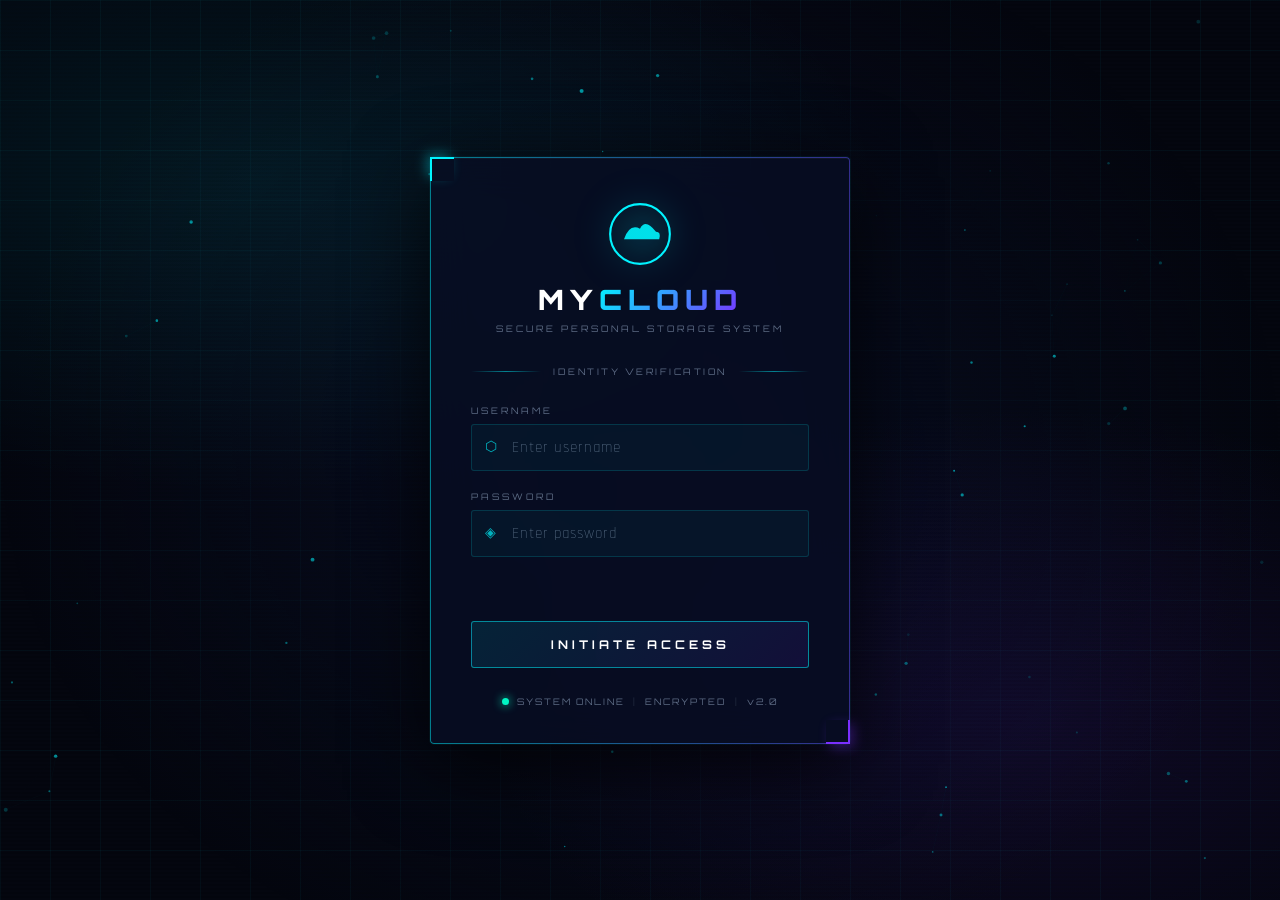
<file: index.html>
<!DOCTYPE html>
<html lang="en">
<head>
  <meta charset="UTF-8" />
  <meta name="viewport" content="width=device-width, initial-scale=1.0"/>
  <title>MyCloud — Enter</title>
  <link rel="stylesheet" href="style.css" />
  <link href="https://fonts.googleapis.com/css2?family=Orbitron:wght@400;700;900&family=Rajdhani:wght@300;400;600&display=swap" rel="stylesheet"/>
</head>
<body class="login-page">

  <!-- Animated background grid -->
  <div class="bg-grid"></div>
  <div class="bg-glow"></div>
  <canvas id="particles"></canvas>

  <!-- Scanline overlay -->
  <div class="scanlines"></div>

  <div class="login-wrapper">
    <div class="login-card">
      <div class="card-border-anim"></div>

      <div class="logo-section">
        <div class="logo-icon">
          <svg viewBox="0 0 60 60" fill="none" xmlns="http://www.w3.org/2000/svg">
            <circle cx="30" cy="30" r="28" stroke="url(#lg1)" stroke-width="2"/>
            <path d="M15 35 Q20 20 30 25 Q35 15 45 28 Q50 28 48 35 Z" fill="url(#lg2)" opacity="0.9"/>
            <defs>
              <linearGradient id="lg1" x1="0" y1="0" x2="60" y2="60">
                <stop offset="0%" stop-color="#00f5ff"/>
                <stop offset="100%" stop-color="#7b2fff"/>
              </linearGradient>
              <linearGradient id="lg2" x1="15" y1="15" x2="48" y2="40">
                <stop offset="0%" stop-color="#00f5ff"/>
                <stop offset="100%" stop-color="#7b2fff"/>
              </linearGradient>
            </defs>
          </svg>
        </div>
        <h1 class="logo-text">MY<span>CLOUD</span></h1>
        <p class="logo-sub">SECURE PERSONAL STORAGE SYSTEM</p>
      </div>

      <div class="divider"><span>IDENTITY VERIFICATION</span></div>

      <form class="login-form" onsubmit="handleLogin(event)">
        <div class="field-group">
          <label>USERNAME</label>
          <div class="input-wrap">
            <span class="input-icon">⬡</span>
            <input type="text" id="username" placeholder="Enter username" autocomplete="off"/>
            <div class="input-line"></div>
          </div>
        </div>

        <div class="field-group">
          <label>PASSWORD</label>
          <div class="input-wrap">
            <span class="input-icon">◈</span>
            <input type="password" id="password" placeholder="Enter password" autocomplete="off"/>
            <div class="input-line"></div>
          </div>
        </div>

        <div id="error-msg" class="error-msg"></div>

        <button type="submit" class="login-btn">
          <span class="btn-text">INITIATE ACCESS</span>
          <span class="btn-glow"></span>
        </button>
      </form>

      <div class="card-footer">
        <span class="status-dot"></span>
        <span>SYSTEM ONLINE</span>
        <span class="sep">|</span>
        <span>ENCRYPTED</span>
        <span class="sep">|</span>
        <span>v2.0</span>
      </div>
    </div>
  </div>

  <script src="script.js"></script>
</body>
</html>
</file>
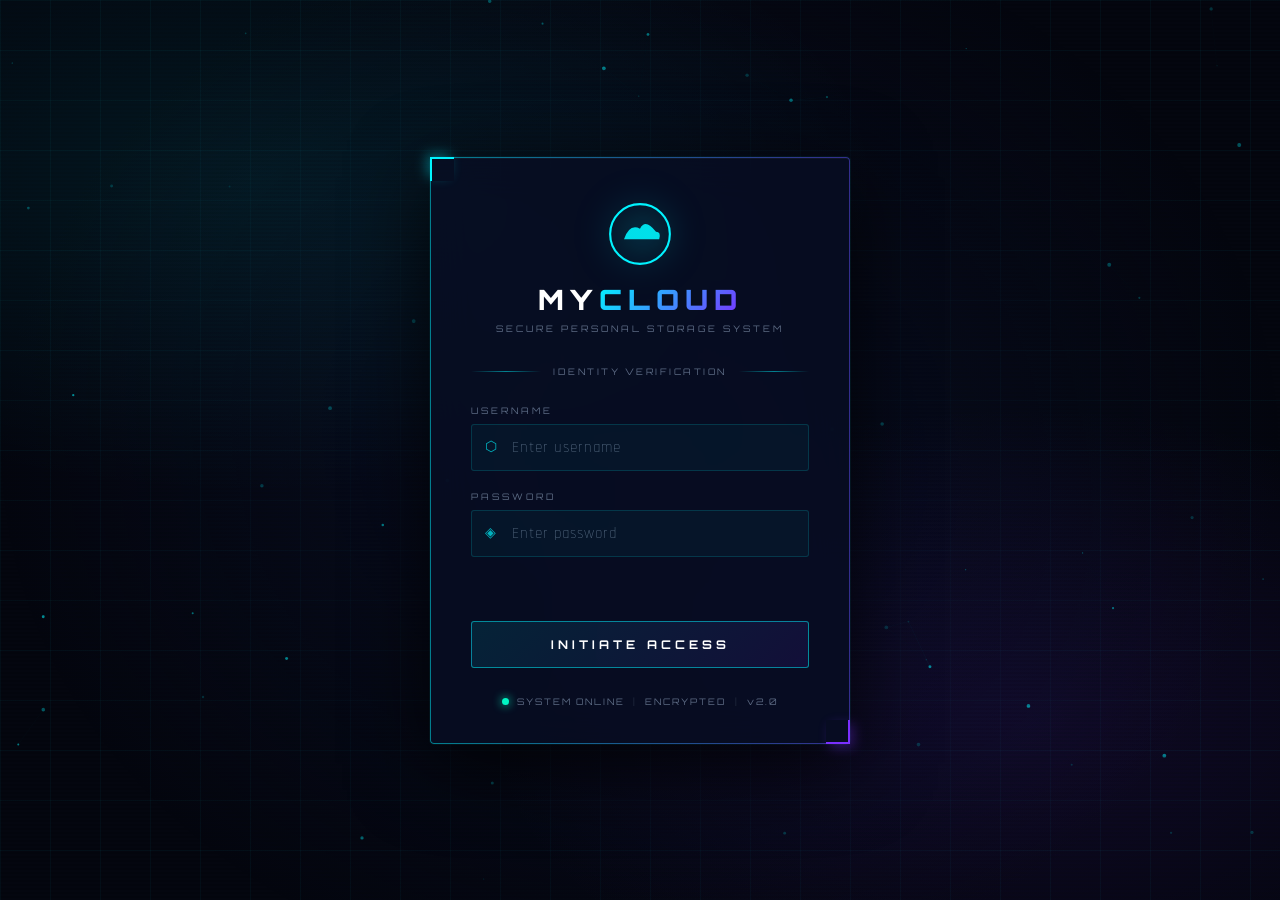
<file: cloud.html>
<!DOCTYPE html>
<html lang="en">
<head>
  <meta charset="UTF-8" />
  <meta name="viewport" content="width=device-width, initial-scale=1.0"/>
  <title>MyCloud — Cloud Storage</title>
  <link rel="stylesheet" href="style.css" />
  <link href="https://fonts.googleapis.com/css2?family=Orbitron:wght@400;700;900&family=Rajdhani:wght@300;400;600&display=swap" rel="stylesheet"/>
</head>
<body class="cloud-page">

  <div class="bg-grid"></div>
  <div class="bg-glow"></div>
  <div class="scanlines"></div>

  <!-- Top Nav -->
  <nav class="topnav">
    <div class="nav-logo">
      <svg viewBox="0 0 40 40" fill="none" width="32" height="32">
        <circle cx="20" cy="20" r="18" stroke="url(#cnlg)" stroke-width="1.5"/>
        <path d="M10 24 Q14 14 20 17 Q24 10 30 20 Q33 20 32 24 Z" fill="url(#cnlg2)" opacity="0.9"/>
        <defs>
          <linearGradient id="cnlg" x1="0" y1="0" x2="40" y2="40">
            <stop offset="0%" stop-color="#00f5ff"/>
            <stop offset="100%" stop-color="#7b2fff"/>
          </linearGradient>
          <linearGradient id="cnlg2" x1="10" y1="10" x2="32" y2="28">
            <stop offset="0%" stop-color="#00f5ff"/>
            <stop offset="100%" stop-color="#7b2fff"/>
          </linearGradient>
        </defs>
      </svg>
      <span>MY<b>CLOUD</b></span>
    </div>
    <div class="nav-breadcrumb">
      <a href="home.html">HOME</a> <span>›</span> <span class="active">CLOUD STORAGE</span>
    </div>
    <div class="nav-right">
      <span class="nav-user">⬡ I</span>
      <button class="logout-btn" onclick="logout()">LOGOUT</button>
    </div>
  </nav>

  <main class="cloud-main">

    <!-- Upload Panel -->
    <section class="panel upload-panel">
      <div class="panel-header">
        <h2>⬆ UPLOAD TO MEGA</h2>
        <div class="panel-line"></div>
      </div>

      <div class="upload-zone" id="uploadZone">
        <div class="upload-icon">
          <svg viewBox="0 0 64 64" fill="none" width="56" height="56">
            <path d="M32 44 V20 M22 30 L32 20 L42 30" stroke="url(#ulg)" stroke-width="2.5" stroke-linecap="round" stroke-linejoin="round"/>
            <path d="M16 48 h32" stroke="url(#ulg)" stroke-width="2" stroke-linecap="round"/>
            <defs>
              <linearGradient id="ulg" x1="0" y1="0" x2="64" y2="64">
                <stop offset="0%" stop-color="#00f5ff"/>
                <stop offset="100%" stop-color="#7b2fff"/>
              </linearGradient>
            </defs>
          </svg>
        </div>
        <p class="upload-text">DRAG & DROP FILES HERE</p>
        <p class="upload-sub">or click to select files</p>
        <input type="file" id="fileInput" multiple accept="image/*,video/*,.pdf,.doc,.docx,.txt,.zip" onchange="handleFileSelect(event)"/>
        <button class="select-btn" onclick="document.getElementById('fileInput').click()">SELECT FILES</button>
      </div>

      <!-- Selected files preview -->
      <div class="selected-files" id="selectedFiles"></div>

      <!-- MEGA Link input -->
      <div class="mega-section">
        <div class="mega-header">
          <span class="mega-icon">☁</span>
          <h3>PASTE MEGA SHARE LINK</h3>
        </div>
        <p class="mega-note">Upload file to <a href="https://mega.nz" target="_blank">mega.nz</a>, copy the share link and paste below to save it here.</p>
        <div class="link-input-row">
          <input type="text" id="megaLink" placeholder="https://mega.nz/file/..." class="mega-input"/>
          <input type="text" id="fileName" placeholder="File name" class="mega-input small"/>
          <select id="fileType" class="mega-select">
            <option value="image">IMAGE</option>
            <option value="video">VIDEO</option>
            <option value="pdf">PDF</option>
            <option value="doc">DOC</option>
            <option value="other">OTHER</option>
          </select>
          <button class="add-btn" onclick="addMegaLink()">+ ADD</button>
        </div>
      </div>
    </section>

    <!-- Files Library -->
    <section class="panel files-panel">
      <div class="panel-header">
        <h2>⬇ MY FILES</h2>
        <div class="panel-line"></div>
        <div class="filter-tabs">
          <button class="ftab active" onclick="filterFiles('all', this)">ALL</button>
          <button class="ftab" onclick="filterFiles('image', this)">IMAGES</button>
          <button class="ftab" onclick="filterFiles('video', this)">VIDEOS</button>
          <button class="ftab" onclick="filterFiles('pdf', this)">PDFs</button>
          <button class="ftab" onclick="filterFiles('doc', this)">DOCS</button>
        </div>
      </div>

      <div class="files-grid" id="filesGrid">
        <!-- Files rendered by JS -->
        <div class="empty-state" id="emptyState">
          <div class="empty-icon">◈</div>
          <p>NO FILES STORED YET</p>
          <p class="empty-sub">Add MEGA links above to see them here</p>
        </div>
      </div>
    </section>

  </main>

  <!-- Toast notification -->
  <div class="toast" id="toast"></div>

  <script src="script.js"></script>
</body>
</html>
</file>
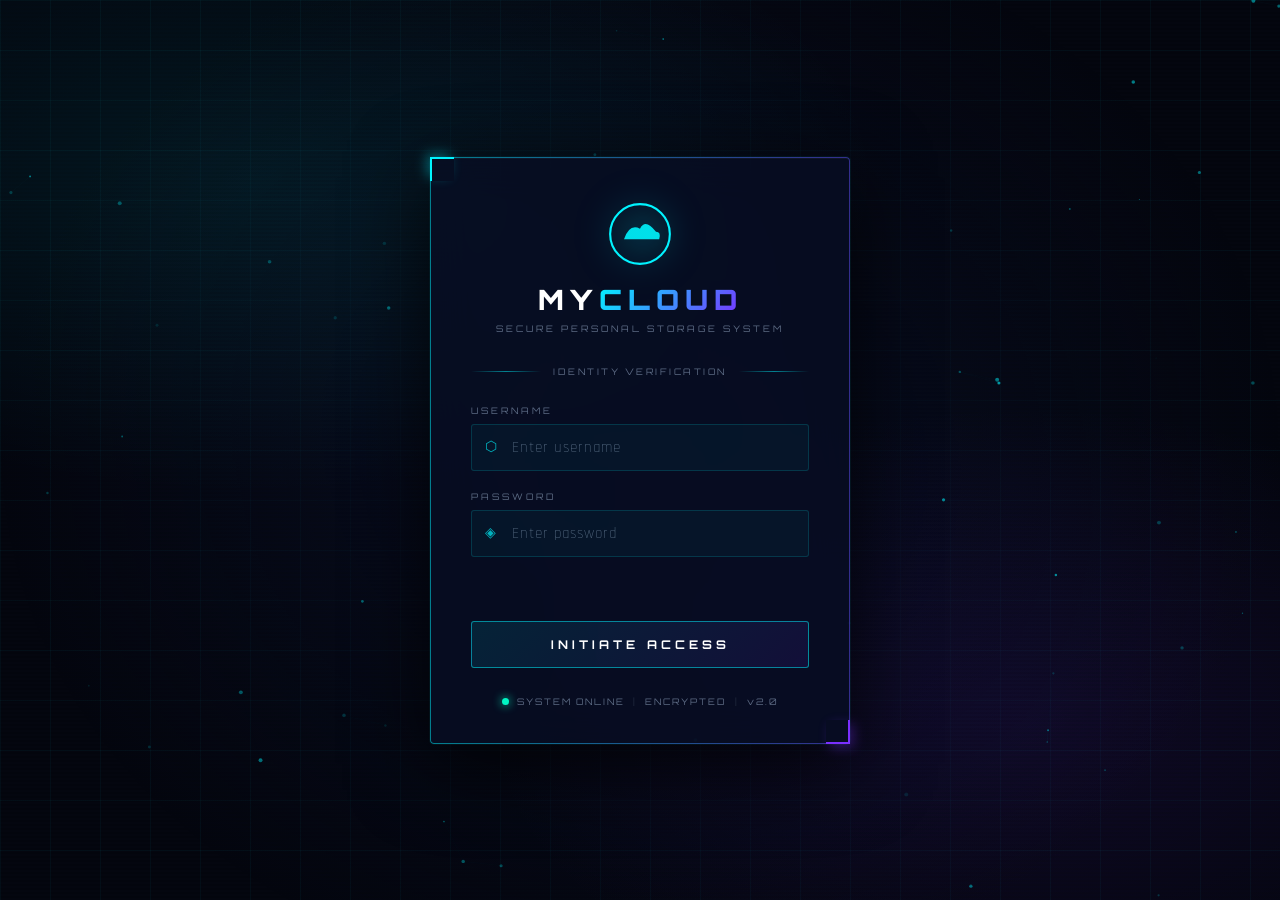
<file: home.html>
<!DOCTYPE html>
<html lang="en">
<head>
  <meta charset="UTF-8" />
  <meta name="viewport" content="width=device-width, initial-scale=1.0"/>
  <title>MyCloud — Home</title>
  <link rel="stylesheet" href="style.css" />
  <link href="https://fonts.googleapis.com/css2?family=Orbitron:wght@400;700;900&family=Rajdhani:wght@300;400;600&display=swap" rel="stylesheet"/>
</head>
<body class="home-page">

  <div class="bg-grid"></div>
  <div class="bg-glow"></div>
  <div class="scanlines"></div>

  <!-- Top Nav -->
  <nav class="topnav">
    <div class="nav-logo">
      <svg viewBox="0 0 40 40" fill="none" width="32" height="32">
        <circle cx="20" cy="20" r="18" stroke="url(#nlg)" stroke-width="1.5"/>
        <path d="M10 24 Q14 14 20 17 Q24 10 30 20 Q33 20 32 24 Z" fill="url(#nlg2)" opacity="0.9"/>
        <defs>
          <linearGradient id="nlg" x1="0" y1="0" x2="40" y2="40">
            <stop offset="0%" stop-color="#00f5ff"/>
            <stop offset="100%" stop-color="#7b2fff"/>
          </linearGradient>
          <linearGradient id="nlg2" x1="10" y1="10" x2="32" y2="28">
            <stop offset="0%" stop-color="#00f5ff"/>
            <stop offset="100%" stop-color="#7b2fff"/>
          </linearGradient>
        </defs>
      </svg>
      <span>MY<b>CLOUD</b></span>
    </div>
    <div class="nav-center">
      <span class="nav-status"><span class="status-dot"></span> ALL SYSTEMS OPERATIONAL</span>
    </div>
    <div class="nav-right">
      <span class="nav-user">⬡ I</span>
      <button class="logout-btn" onclick="logout()">LOGOUT</button>
    </div>
  </nav>

  <!-- Main Content -->
  <main class="home-main">
    <div class="welcome-section">
      <h1 class="welcome-title">WELCOME BACK, <span>DRAGON</span></h1>
      <p class="welcome-sub">Select a module to begin your session</p>
    </div>

    <div class="modules-grid">
      <!-- Cloud Module -->
      <div class="module-card" onclick="goToCloud()">
        <div class="module-glow"></div>
        <div class="module-icon">
          <svg viewBox="0 0 80 80" fill="none" xmlns="http://www.w3.org/2000/svg">
            <circle cx="40" cy="40" r="38" stroke="url(#cg1)" stroke-width="1" stroke-dasharray="4 4"/>
            <path d="M20 50 Q25 32 38 38 Q42 24 55 36 Q62 36 60 50 Z" fill="url(#cg2)" opacity="0.85"/>
            <line x1="35" y1="55" x2="35" y2="65" stroke="#00f5ff" stroke-width="1.5" opacity="0.6"/>
            <line x1="45" y1="55" x2="45" y2="65" stroke="#00f5ff" stroke-width="1.5" opacity="0.6"/>
            <line x1="28" y1="65" x2="52" y2="65" stroke="#00f5ff" stroke-width="1.5" opacity="0.6"/>
            <defs>
              <linearGradient id="cg1" x1="0" y1="0" x2="80" y2="80">
                <stop offset="0%" stop-color="#00f5ff"/>
                <stop offset="100%" stop-color="#7b2fff"/>
              </linearGradient>
              <linearGradient id="cg2" x1="20" y1="20" x2="62" y2="55">
                <stop offset="0%" stop-color="#00f5ff"/>
                <stop offset="100%" stop-color="#7b2fff"/>
              </linearGradient>
            </defs>
          </svg>
        </div>
        <h2 class="module-title">CLOUD STORAGE</h2>
        <p class="module-desc">Upload, manage & download your files via MEGA integration</p>
        <div class="module-tags">
          <span>IMAGES</span><span>VIDEOS</span><span>DOCS</span><span>PDFs</span>
        </div>
        <div class="module-arrow">→ ENTER</div>
      </div>

      <!-- More modules (placeholders) -->
      <div class="module-card locked">
        <div class="module-glow purple"></div>
        <div class="module-icon">
          <svg viewBox="0 0 80 80" fill="none">
            <circle cx="40" cy="40" r="38" stroke="url(#sg1)" stroke-width="1" stroke-dasharray="4 4"/>
            <rect x="28" y="30" width="24" height="20" rx="3" stroke="url(#sg1)" stroke-width="1.5" fill="none"/>
            <path d="M33 30 v-4 a7 7 0 0 1 14 0 v4" stroke="url(#sg1)" stroke-width="1.5" fill="none"/>
            <circle cx="40" cy="41" r="3" fill="url(#sg1)"/>
            <defs>
              <linearGradient id="sg1" x1="0" y1="0" x2="80" y2="80">
                <stop offset="0%" stop-color="#7b2fff"/>
                <stop offset="100%" stop-color="#ff2f7b"/>
              </linearGradient>
            </defs>
          </svg>
        </div>
        <h2 class="module-title">SECURE VAULT</h2>
        <p class="module-desc">End-to-end encrypted private storage space</p>
        <div class="module-tags"><span>COMING SOON</span></div>
        <div class="module-arrow locked-tag">🔒 LOCKED</div>
      </div>

      <div class="module-card locked">
        <div class="module-glow teal"></div>
        <div class="module-icon">
          <svg viewBox="0 0 80 80" fill="none">
            <circle cx="40" cy="40" r="38" stroke="url(#ag1)" stroke-width="1" stroke-dasharray="4 4"/>
            <circle cx="40" cy="35" r="10" stroke="url(#ag1)" stroke-width="1.5" fill="none"/>
            <path d="M22 58 Q22 46 40 46 Q58 46 58 58" stroke="url(#ag1)" stroke-width="1.5" fill="none"/>
            <defs>
              <linearGradient id="ag1" x1="0" y1="0" x2="80" y2="80">
                <stop offset="0%" stop-color="#00f5c4"/>
                <stop offset="100%" stop-color="#00a8ff"/>
              </linearGradient>
            </defs>
          </svg>
        </div>
        <h2 class="module-title">PROFILE HUB</h2>
        <p class="module-desc">Manage your identity, preferences and session data</p>
        <div class="module-tags"><span>COMING SOON</span></div>
        <div class="module-arrow locked-tag">🔒 LOCKED</div>
      </div>
    </div>

    <!-- Stats bar -->
    <div class="stats-bar">
      <div class="stat-item">
        <span class="stat-label">SESSION</span>
        <span class="stat-value" id="session-time">00:00:00</span>
      </div>
      <div class="stat-divider"></div>
      <div class="stat-item">
        <span class="stat-label">STORAGE</span>
        <span class="stat-value">MEGA</span>
      </div>
      <div class="stat-divider"></div>
      <div class="stat-item">
        <span class="stat-label">STATUS</span>
        <span class="stat-value" style="color:#00f5c4">ACTIVE</span>
      </div>
      <div class="stat-divider"></div>
      <div class="stat-item">
        <span class="stat-label">USER</span>
        <span class="stat-value">I</span>
      </div>
    </div>
  </main>

  <script src="script.js"></script>
</body>
</html>
</file>
<file: style.css>
/* ============================================
   MYCLOUD — FUTURISTIC PREMIUM STYLESHEET
   ============================================ */

@import url('https://fonts.googleapis.com/css2?family=Orbitron:wght@400;700;900&family=Rajdhani:wght@300;400;600&display=swap');

/* ---- CSS Variables ---- */
:root {
  --cyan: #00f5ff;
  --purple: #7b2fff;
  --pink: #ff2f7b;
  --teal: #00f5c4;
  --dark: #04060f;
  --dark2: #080c1a;
  --dark3: #0c1228;
  --card: rgba(8, 14, 35, 0.85);
  --border: rgba(0, 245, 255, 0.15);
  --border-bright: rgba(0, 245, 255, 0.5);
  --text: #c8e0ff;
  --text-dim: rgba(200, 224, 255, 0.45);
  --font-display: 'Orbitron', monospace;
  --font-body: 'Rajdhani', sans-serif;
  --glow-cyan: 0 0 20px rgba(0,245,255,0.4), 0 0 60px rgba(0,245,255,0.1);
  --glow-purple: 0 0 20px rgba(123,47,255,0.4), 0 0 60px rgba(123,47,255,0.1);
}

/* ---- Reset ---- */
*, *::before, *::after { box-sizing: border-box; margin: 0; padding: 0; }
html { scroll-behavior: smooth; }

body {
  background-color: var(--dark);
  color: var(--text);
  font-family: var(--font-body);
  font-size: 15px;
  min-height: 100vh;
  overflow-x: hidden;
  position: relative;
}

a { color: var(--cyan); text-decoration: none; }
a:hover { text-shadow: var(--glow-cyan); }

/* ---- Background Grid ---- */
.bg-grid {
  position: fixed;
  inset: 0;
  background-image:
    linear-gradient(rgba(0,245,255,0.04) 1px, transparent 1px),
    linear-gradient(90deg, rgba(0,245,255,0.04) 1px, transparent 1px);
  background-size: 50px 50px;
  z-index: 0;
  pointer-events: none;
}

.bg-glow {
  position: fixed;
  inset: 0;
  background:
    radial-gradient(ellipse 70% 50% at 20% 20%, rgba(0,245,255,0.08) 0%, transparent 70%),
    radial-gradient(ellipse 60% 50% at 80% 80%, rgba(123,47,255,0.1) 0%, transparent 70%),
    radial-gradient(ellipse 50% 60% at 50% 50%, rgba(8,14,35,0.9) 0%, transparent 100%);
  z-index: 0;
  pointer-events: none;
}

/* Animated scanlines */
.scanlines {
  position: fixed;
  inset: 0;
  background: repeating-linear-gradient(
    0deg,
    transparent,
    transparent 2px,
    rgba(0,0,0,0.08) 2px,
    rgba(0,0,0,0.08) 4px
  );
  z-index: 1;
  pointer-events: none;
  animation: scanMove 8s linear infinite;
}

@keyframes scanMove {
  0% { background-position: 0 0; }
  100% { background-position: 0 100px; }
}

/* Particle canvas */
#particles {
  position: fixed;
  inset: 0;
  z-index: 0;
  pointer-events: none;
}

/* ============================================
   LOGIN PAGE
   ============================================ */

.login-page {
  display: flex;
  align-items: center;
  justify-content: center;
  min-height: 100vh;
}

.login-wrapper {
  position: relative;
  z-index: 10;
  width: 100%;
  max-width: 460px;
  padding: 20px;
  animation: fadeInUp 0.8s ease both;
}

@keyframes fadeInUp {
  from { opacity: 0; transform: translateY(30px); }
  to { opacity: 1; transform: translateY(0); }
}

.login-card {
  background: var(--card);
  border: 1px solid var(--border);
  border-radius: 4px;
  padding: 44px 40px 36px;
  position: relative;
  backdrop-filter: blur(20px);
  box-shadow:
    0 0 0 1px rgba(0,245,255,0.05),
    0 20px 80px rgba(0,0,0,0.8),
    inset 0 1px 0 rgba(255,255,255,0.04);
}

/* Animated corner borders */
.login-card::before,
.login-card::after {
  content: '';
  position: absolute;
  width: 24px;
  height: 24px;
  border-color: var(--cyan);
  border-style: solid;
}
.login-card::before {
  top: -1px; left: -1px;
  border-width: 2px 0 0 2px;
  box-shadow: -4px -4px 12px rgba(0,245,255,0.3);
}
.login-card::after {
  bottom: -1px; right: -1px;
  border-width: 0 2px 2px 0;
  box-shadow: 4px 4px 12px rgba(123,47,255,0.3);
  border-color: var(--purple);
}

.card-border-anim {
  position: absolute;
  inset: -1px;
  border-radius: 4px;
  background: linear-gradient(90deg, var(--cyan), var(--purple), var(--pink), var(--cyan));
  background-size: 300% 100%;
  -webkit-mask: linear-gradient(#fff 0 0) content-box, linear-gradient(#fff 0 0);
  -webkit-mask-composite: xor;
  mask-composite: exclude;
  padding: 1px;
  opacity: 0.4;
  animation: borderFlow 4s linear infinite;
}

@keyframes borderFlow {
  0% { background-position: 0% 0%; }
  100% { background-position: 300% 0%; }
}

/* Logo */
.logo-section {
  text-align: center;
  margin-bottom: 32px;
}

.logo-icon {
  width: 64px;
  height: 64px;
  margin: 0 auto 16px;
  animation: floatIcon 3s ease-in-out infinite;
  filter: drop-shadow(0 0 16px rgba(0,245,255,0.5));
}

@keyframes floatIcon {
  0%, 100% { transform: translateY(0); }
  50% { transform: translateY(-6px); }
}

.logo-text {
  font-family: var(--font-display);
  font-size: 28px;
  font-weight: 900;
  letter-spacing: 6px;
  color: #fff;
}

.logo-text span {
  background: linear-gradient(135deg, var(--cyan), var(--purple));
  -webkit-background-clip: text;
  -webkit-text-fill-color: transparent;
  background-clip: text;
}

.logo-sub {
  font-size: 9px;
  letter-spacing: 3px;
  color: var(--text-dim);
  margin-top: 6px;
  font-family: var(--font-display);
}

/* Divider */
.divider {
  display: flex;
  align-items: center;
  gap: 12px;
  margin-bottom: 28px;
}
.divider::before, .divider::after {
  content: '';
  flex: 1;
  height: 1px;
  background: linear-gradient(90deg, transparent, var(--border-bright), transparent);
}
.divider span {
  font-size: 9px;
  letter-spacing: 2.5px;
  color: var(--text-dim);
  font-family: var(--font-display);
  white-space: nowrap;
}

/* Form */
.login-form { display: flex; flex-direction: column; gap: 20px; }

.field-group label {
  display: block;
  font-size: 9px;
  letter-spacing: 3px;
  color: var(--text-dim);
  font-family: var(--font-display);
  margin-bottom: 8px;
}

.input-wrap {
  position: relative;
  display: flex;
  align-items: center;
}

.input-icon {
  position: absolute;
  left: 14px;
  color: var(--cyan);
  font-size: 14px;
  opacity: 0.7;
  z-index: 2;
}

.input-wrap input {
  width: 100%;
  background: rgba(0,245,255,0.04);
  border: 1px solid var(--border);
  border-radius: 3px;
  padding: 13px 16px 13px 40px;
  color: #fff;
  font-family: var(--font-body);
  font-size: 15px;
  font-weight: 600;
  letter-spacing: 1px;
  outline: none;
  transition: all 0.3s ease;
}

.input-wrap input::placeholder { color: var(--text-dim); font-weight: 300; }

.input-wrap input:focus {
  border-color: var(--cyan);
  background: rgba(0,245,255,0.08);
  box-shadow: 0 0 0 1px rgba(0,245,255,0.2), inset 0 0 20px rgba(0,245,255,0.03);
}

.input-line {
  position: absolute;
  bottom: -1px;
  left: 0;
  width: 0;
  height: 2px;
  background: linear-gradient(90deg, var(--cyan), var(--purple));
  border-radius: 2px;
  transition: width 0.4s ease;
}
.input-wrap input:focus ~ .input-line { width: 100%; }

/* Error */
.error-msg {
  color: var(--pink);
  font-size: 11px;
  letter-spacing: 2px;
  font-family: var(--font-display);
  text-align: center;
  min-height: 16px;
  animation: glitch 0.3s ease;
}

@keyframes glitch {
  0%, 100% { transform: translateX(0); }
  25% { transform: translateX(-4px); }
  75% { transform: translateX(4px); }
}

/* Login Button */
.login-btn {
  position: relative;
  width: 100%;
  padding: 15px;
  background: linear-gradient(135deg, rgba(0,245,255,0.1), rgba(123,47,255,0.1));
  border: 1px solid var(--border-bright);
  border-radius: 3px;
  color: #fff;
  font-family: var(--font-display);
  font-size: 12px;
  font-weight: 700;
  letter-spacing: 4px;
  cursor: pointer;
  overflow: hidden;
  transition: all 0.3s ease;
  margin-top: 8px;
}

.login-btn:hover {
  background: linear-gradient(135deg, rgba(0,245,255,0.2), rgba(123,47,255,0.2));
  border-color: var(--cyan);
  box-shadow: var(--glow-cyan);
  transform: translateY(-2px);
}

.login-btn:active { transform: translateY(0); }

.btn-glow {
  position: absolute;
  inset: 0;
  background: linear-gradient(90deg, transparent, rgba(255,255,255,0.08), transparent);
  transform: translateX(-100%);
  transition: transform 0.6s ease;
}
.login-btn:hover .btn-glow { transform: translateX(100%); }

/* Card Footer */
.card-footer {
  display: flex;
  align-items: center;
  justify-content: center;
  gap: 8px;
  margin-top: 28px;
  font-size: 9px;
  letter-spacing: 2px;
  color: var(--text-dim);
  font-family: var(--font-display);
}

.sep { opacity: 0.3; }

/* ============================================
   NAV (shared)
   ============================================ */

.topnav {
  position: fixed;
  top: 0; left: 0; right: 0;
  z-index: 100;
  display: flex;
  align-items: center;
  justify-content: space-between;
  padding: 0 32px;
  height: 64px;
  background: rgba(4,6,15,0.9);
  border-bottom: 1px solid var(--border);
  backdrop-filter: blur(20px);
}

.nav-logo {
  display: flex;
  align-items: center;
  gap: 10px;
  font-family: var(--font-display);
  font-size: 14px;
  letter-spacing: 3px;
  color: #fff;
  filter: drop-shadow(0 0 8px rgba(0,245,255,0.4));
}
.nav-logo b { color: var(--cyan); }

.nav-center .nav-status {
  display: flex;
  align-items: center;
  gap: 8px;
  font-size: 9px;
  letter-spacing: 2px;
  color: var(--text-dim);
  font-family: var(--font-display);
}

.nav-breadcrumb {
  display: flex;
  align-items: center;
  gap: 10px;
  font-family: var(--font-display);
  font-size: 10px;
  letter-spacing: 2px;
  color: var(--text-dim);
}
.nav-breadcrumb .active { color: var(--cyan); }
.nav-breadcrumb a:hover { color: var(--cyan); }

.nav-right {
  display: flex;
  align-items: center;
  gap: 16px;
}

.nav-user {
  font-family: var(--font-display);
  font-size: 11px;
  letter-spacing: 2px;
  color: var(--cyan);
}

.logout-btn {
  background: transparent;
  border: 1px solid rgba(255,47,123,0.4);
  color: var(--pink);
  font-family: var(--font-display);
  font-size: 9px;
  letter-spacing: 2px;
  padding: 7px 14px;
  cursor: pointer;
  border-radius: 2px;
  transition: all 0.3s ease;
}
.logout-btn:hover {
  background: rgba(255,47,123,0.1);
  border-color: var(--pink);
  box-shadow: 0 0 16px rgba(255,47,123,0.3);
}

/* Status dot */
.status-dot {
  width: 7px;
  height: 7px;
  border-radius: 50%;
  background: var(--teal);
  display: inline-block;
  box-shadow: 0 0 10px var(--teal);
  animation: pulse 2s ease-in-out infinite;
}

@keyframes pulse {
  0%, 100% { opacity: 1; box-shadow: 0 0 10px var(--teal); }
  50% { opacity: 0.6; box-shadow: 0 0 4px var(--teal); }
}

/* ============================================
   HOME PAGE
   ============================================ */

.home-page main, .cloud-page main { position: relative; z-index: 10; }

.home-main {
  padding: 100px 40px 40px;
  min-height: 100vh;
  display: flex;
  flex-direction: column;
  align-items: center;
  justify-content: center;
  gap: 48px;
}

.welcome-section { text-align: center; animation: fadeInUp 0.6s ease both; }

.welcome-title {
  font-family: var(--font-display);
  font-size: clamp(24px, 4vw, 40px);
  font-weight: 900;
  letter-spacing: 6px;
  color: #fff;
  margin-bottom: 10px;
}
.welcome-title span {
  background: linear-gradient(135deg, var(--cyan), var(--purple));
  -webkit-background-clip: text;
  -webkit-text-fill-color: transparent;
  background-clip: text;
}

.welcome-sub {
  font-size: 12px;
  letter-spacing: 3px;
  color: var(--text-dim);
  font-family: var(--font-display);
}

/* Modules Grid */
.modules-grid {
  display: grid;
  grid-template-columns: repeat(auto-fit, minmax(280px, 1fr));
  gap: 24px;
  width: 100%;
  max-width: 960px;
  animation: fadeInUp 0.8s ease both;
  animation-delay: 0.2s;
}

.module-card {
  position: relative;
  background: var(--card);
  border: 1px solid var(--border);
  border-radius: 4px;
  padding: 36px 28px 28px;
  cursor: pointer;
  transition: all 0.4s ease;
  overflow: hidden;
  backdrop-filter: blur(16px);
}

.module-card:not(.locked):hover {
  border-color: var(--border-bright);
  transform: translateY(-8px);
  box-shadow: 0 20px 60px rgba(0,0,0,0.6), var(--glow-cyan);
}

.module-card.locked {
  opacity: 0.5;
  cursor: not-allowed;
}

.module-card::before {
  content: '';
  position: absolute;
  top: -1px; left: -1px; right: -1px;
  height: 2px;
  background: linear-gradient(90deg, var(--cyan), var(--purple));
  opacity: 0;
  transition: opacity 0.3s ease;
}
.module-card:not(.locked):hover::before { opacity: 1; }

.module-glow {
  position: absolute;
  top: 0; right: 0;
  width: 200px;
  height: 200px;
  border-radius: 50%;
  background: radial-gradient(circle, rgba(0,245,255,0.08) 0%, transparent 70%);
  transform: translate(30%, -30%);
  pointer-events: none;
}
.module-glow.purple {
  background: radial-gradient(circle, rgba(123,47,255,0.1) 0%, transparent 70%);
}
.module-glow.teal {
  background: radial-gradient(circle, rgba(0,245,196,0.08) 0%, transparent 70%);
}

.module-icon {
  width: 80px;
  height: 80px;
  margin-bottom: 20px;
  filter: drop-shadow(0 0 12px rgba(0,245,255,0.4));
  transition: filter 0.3s ease;
}
.module-card:not(.locked):hover .module-icon {
  filter: drop-shadow(0 0 24px rgba(0,245,255,0.7));
}

.module-title {
  font-family: var(--font-display);
  font-size: 16px;
  font-weight: 700;
  letter-spacing: 3px;
  color: #fff;
  margin-bottom: 10px;
}

.module-desc {
  font-size: 13px;
  color: var(--text-dim);
  line-height: 1.6;
  margin-bottom: 16px;
}

.module-tags {
  display: flex;
  flex-wrap: wrap;
  gap: 6px;
  margin-bottom: 20px;
}
.module-tags span {
  font-family: var(--font-display);
  font-size: 8px;
  letter-spacing: 2px;
  padding: 4px 10px;
  border: 1px solid var(--border);
  border-radius: 2px;
  color: var(--text-dim);
  background: rgba(0,245,255,0.04);
}

.module-arrow {
  font-family: var(--font-display);
  font-size: 10px;
  letter-spacing: 3px;
  color: var(--cyan);
  opacity: 0;
  transform: translateX(-10px);
  transition: all 0.3s ease;
}
.module-card:not(.locked):hover .module-arrow {
  opacity: 1;
  transform: translateX(0);
}
.locked-tag {
  font-family: var(--font-display);
  font-size: 10px;
  letter-spacing: 2px;
  color: var(--text-dim);
  opacity: 1 !important;
  transform: none !important;
}

/* Stats bar */
.stats-bar {
  display: flex;
  align-items: center;
  gap: 0;
  background: var(--card);
  border: 1px solid var(--border);
  border-radius: 4px;
  padding: 16px 32px;
  width: 100%;
  max-width: 640px;
  animation: fadeInUp 1s ease both;
  animation-delay: 0.4s;
  backdrop-filter: blur(16px);
}

.stat-item {
  flex: 1;
  display: flex;
  flex-direction: column;
  align-items: center;
  gap: 4px;
}

.stat-label {
  font-family: var(--font-display);
  font-size: 8px;
  letter-spacing: 2px;
  color: var(--text-dim);
}

.stat-value {
  font-family: var(--font-display);
  font-size: 13px;
  font-weight: 700;
  letter-spacing: 2px;
  color: var(--cyan);
}

.stat-divider {
  width: 1px;
  height: 32px;
  background: var(--border);
}

/* ============================================
   CLOUD PAGE
   ============================================ */

.cloud-main {
  padding: 84px 32px 40px;
  display: flex;
  flex-direction: column;
  gap: 28px;
  max-width: 1100px;
  margin: 0 auto;
  width: 100%;
}

.panel {
  background: var(--card);
  border: 1px solid var(--border);
  border-radius: 4px;
  padding: 32px;
  backdrop-filter: blur(16px);
  animation: fadeInUp 0.6s ease both;
}

.files-panel { animation-delay: 0.2s; }

.panel-header {
  display: flex;
  align-items: center;
  gap: 16px;
  margin-bottom: 28px;
  flex-wrap: wrap;
}

.panel-header h2 {
  font-family: var(--font-display);
  font-size: 13px;
  font-weight: 700;
  letter-spacing: 4px;
  color: var(--cyan);
  white-space: nowrap;
}

.panel-line {
  flex: 1;
  height: 1px;
  background: linear-gradient(90deg, var(--border-bright), transparent);
  min-width: 20px;
}

/* Upload Zone */
.upload-zone {
  border: 1px dashed var(--border-bright);
  border-radius: 4px;
  padding: 48px 32px;
  text-align: center;
  position: relative;
  background: rgba(0,245,255,0.02);
  transition: all 0.3s ease;
  cursor: pointer;
  margin-bottom: 24px;
}
.upload-zone:hover, .upload-zone.drag-over {
  border-color: var(--cyan);
  background: rgba(0,245,255,0.06);
  box-shadow: inset 0 0 40px rgba(0,245,255,0.04);
}

.upload-zone input[type="file"] {
  position: absolute;
  inset: 0;
  opacity: 0;
  cursor: pointer;
  width: 100%;
  height: 100%;
}

.upload-icon {
  margin: 0 auto 16px;
  width: 56px;
  height: 56px;
  filter: drop-shadow(0 0 12px rgba(0,245,255,0.5));
}

.upload-text {
  font-family: var(--font-display);
  font-size: 12px;
  letter-spacing: 3px;
  color: #fff;
  margin-bottom: 6px;
}

.upload-sub {
  font-size: 12px;
  color: var(--text-dim);
  margin-bottom: 20px;
}

.select-btn {
  position: relative;
  z-index: 2;
  background: transparent;
  border: 1px solid var(--border-bright);
  color: var(--cyan);
  font-family: var(--font-display);
  font-size: 9px;
  letter-spacing: 3px;
  padding: 10px 24px;
  cursor: pointer;
  border-radius: 2px;
  transition: all 0.3s ease;
}
.select-btn:hover {
  background: rgba(0,245,255,0.08);
  box-shadow: var(--glow-cyan);
}

/* Selected files */
.selected-files {
  display: flex;
  flex-wrap: wrap;
  gap: 10px;
  margin-bottom: 24px;
}

.selected-file-tag {
  display: flex;
  align-items: center;
  gap: 8px;
  background: rgba(0,245,255,0.08);
  border: 1px solid var(--border);
  border-radius: 3px;
  padding: 7px 12px;
  font-size: 11px;
  letter-spacing: 1px;
  color: var(--text);
  animation: fadeInUp 0.3s ease;
}
.selected-file-tag .remove {
  color: var(--pink);
  cursor: pointer;
  font-size: 13px;
  line-height: 1;
}
.selected-file-tag .remove:hover { opacity: 0.7; }

/* MEGA section */
.mega-section {
  background: rgba(123,47,255,0.05);
  border: 1px solid rgba(123,47,255,0.2);
  border-radius: 4px;
  padding: 24px;
}

.mega-header {
  display: flex;
  align-items: center;
  gap: 10px;
  margin-bottom: 8px;
}
.mega-icon {
  font-size: 20px;
  color: var(--purple);
  text-shadow: 0 0 12px var(--purple);
}
.mega-header h3 {
  font-family: var(--font-display);
  font-size: 11px;
  letter-spacing: 3px;
  color: #fff;
}

.mega-note {
  font-size: 12px;
  color: var(--text-dim);
  margin-bottom: 16px;
  line-height: 1.6;
}

.link-input-row {
  display: flex;
  gap: 10px;
  flex-wrap: wrap;
}

.mega-input {
  flex: 2;
  background: rgba(0,0,0,0.3);
  border: 1px solid var(--border);
  border-radius: 3px;
  padding: 11px 16px;
  color: #fff;
  font-family: var(--font-body);
  font-size: 13px;
  outline: none;
  transition: border-color 0.3s;
  min-width: 160px;
}
.mega-input.small { flex: 1; min-width: 100px; }
.mega-input:focus { border-color: var(--purple); }
.mega-input::placeholder { color: var(--text-dim); }

.mega-select {
  background: rgba(0,0,0,0.3);
  border: 1px solid var(--border);
  border-radius: 3px;
  padding: 11px 12px;
  color: var(--text);
  font-family: var(--font-display);
  font-size: 9px;
  letter-spacing: 2px;
  outline: none;
  cursor: pointer;
}
.mega-select option { background: var(--dark2); }

.add-btn {
  background: linear-gradient(135deg, rgba(123,47,255,0.3), rgba(0,245,255,0.1));
  border: 1px solid rgba(123,47,255,0.5);
  color: #fff;
  font-family: var(--font-display);
  font-size: 10px;
  letter-spacing: 2px;
  padding: 11px 20px;
  cursor: pointer;
  border-radius: 3px;
  transition: all 0.3s ease;
  white-space: nowrap;
}
.add-btn:hover {
  background: linear-gradient(135deg, rgba(123,47,255,0.5), rgba(0,245,255,0.2));
  box-shadow: var(--glow-purple);
}

/* Filter Tabs */
.filter-tabs {
  display: flex;
  gap: 4px;
}

.ftab {
  background: transparent;
  border: 1px solid var(--border);
  color: var(--text-dim);
  font-family: var(--font-display);
  font-size: 8px;
  letter-spacing: 2px;
  padding: 6px 14px;
  cursor: pointer;
  border-radius: 2px;
  transition: all 0.3s ease;
}
.ftab:hover { border-color: var(--border-bright); color: #fff; }
.ftab.active {
  background: rgba(0,245,255,0.1);
  border-color: var(--cyan);
  color: var(--cyan);
}

/* Files Grid */
.files-grid {
  display: grid;
  grid-template-columns: repeat(auto-fill, minmax(220px, 1fr));
  gap: 16px;
  min-height: 200px;
}

.empty-state {
  grid-column: 1/-1;
  text-align: center;
  padding: 60px 20px;
  color: var(--text-dim);
}
.empty-icon {
  font-size: 40px;
  margin-bottom: 16px;
  opacity: 0.4;
  color: var(--cyan);
}
.empty-state p { font-family: var(--font-display); font-size: 11px; letter-spacing: 2px; margin-bottom: 8px; }
.empty-sub { font-size: 12px !important; letter-spacing: 1px !important; opacity: 0.6; }

/* File Card */
.file-card {
  background: rgba(0,0,0,0.3);
  border: 1px solid var(--border);
  border-radius: 4px;
  padding: 18px;
  transition: all 0.3s ease;
  animation: fadeInUp 0.4s ease both;
  position: relative;
  overflow: hidden;
}
.file-card:hover {
  border-color: var(--border-bright);
  transform: translateY(-4px);
  box-shadow: 0 12px 40px rgba(0,0,0,0.5);
}

.file-card::before {
  content: '';
  position: absolute;
  top: 0; left: 0; right: 0;
  height: 2px;
  opacity: 0;
  transition: opacity 0.3s;
}
.file-card:hover::before { opacity: 1; }
.file-card[data-type="image"]::before { background: linear-gradient(90deg, var(--cyan), #00f5c4); }
.file-card[data-type="video"]::before { background: linear-gradient(90deg, var(--purple), var(--pink)); }
.file-card[data-type="pdf"]::before { background: linear-gradient(90deg, var(--pink), #ff8c2f); }
.file-card[data-type="doc"]::before { background: linear-gradient(90deg, #2f8fff, var(--teal)); }
.file-card[data-type="other"]::before { background: linear-gradient(90deg, #fff, var(--text-dim)); }

.file-icon-big {
  font-size: 32px;
  margin-bottom: 12px;
  display: block;
}

.file-name {
  font-family: var(--font-display);
  font-size: 10px;
  letter-spacing: 1px;
  color: #fff;
  margin-bottom: 4px;
  word-break: break-all;
  white-space: nowrap;
  overflow: hidden;
  text-overflow: ellipsis;
}

.file-meta {
  font-size: 10px;
  color: var(--text-dim);
  margin-bottom: 14px;
}

.file-actions {
  display: flex;
  gap: 8px;
}

.file-btn {
  flex: 1;
  padding: 7px;
  font-family: var(--font-display);
  font-size: 8px;
  letter-spacing: 2px;
  border-radius: 2px;
  cursor: pointer;
  transition: all 0.3s ease;
  text-align: center;
  text-decoration: none;
  display: block;
}

.file-btn.download {
  background: rgba(0,245,255,0.08);
  border: 1px solid rgba(0,245,255,0.3);
  color: var(--cyan);
}
.file-btn.download:hover {
  background: rgba(0,245,255,0.2);
  box-shadow: 0 0 12px rgba(0,245,255,0.3);
}

.file-btn.delete {
  background: rgba(255,47,123,0.08);
  border: 1px solid rgba(255,47,123,0.3);
  color: var(--pink);
  font-size: 12px;
  letter-spacing: 0;
}
.file-btn.delete:hover {
  background: rgba(255,47,123,0.2);
}

/* Toast */
.toast {
  position: fixed;
  bottom: 32px;
  right: 32px;
  background: rgba(0,245,255,0.1);
  border: 1px solid var(--border-bright);
  color: var(--cyan);
  font-family: var(--font-display);
  font-size: 10px;
  letter-spacing: 2px;
  padding: 14px 24px;
  border-radius: 3px;
  backdrop-filter: blur(16px);
  box-shadow: var(--glow-cyan);
  z-index: 999;
  transform: translateY(80px);
  opacity: 0;
  transition: all 0.4s ease;
}
.toast.show {
  transform: translateY(0);
  opacity: 1;
}

/* ============================================
   RESPONSIVE
   ============================================ */

@media (max-width: 640px) {
  .login-card { padding: 32px 24px 28px; }
  .home-main { padding: 84px 20px 40px; }
  .cloud-main { padding: 84px 16px 32px; }
  .topnav { padding: 0 16px; }
  .nav-center { display: none; }
  .stats-bar { padding: 14px 16px; }
  .link-input-row { flex-direction: column; }
  .panel { padding: 20px; }
}
</file>
